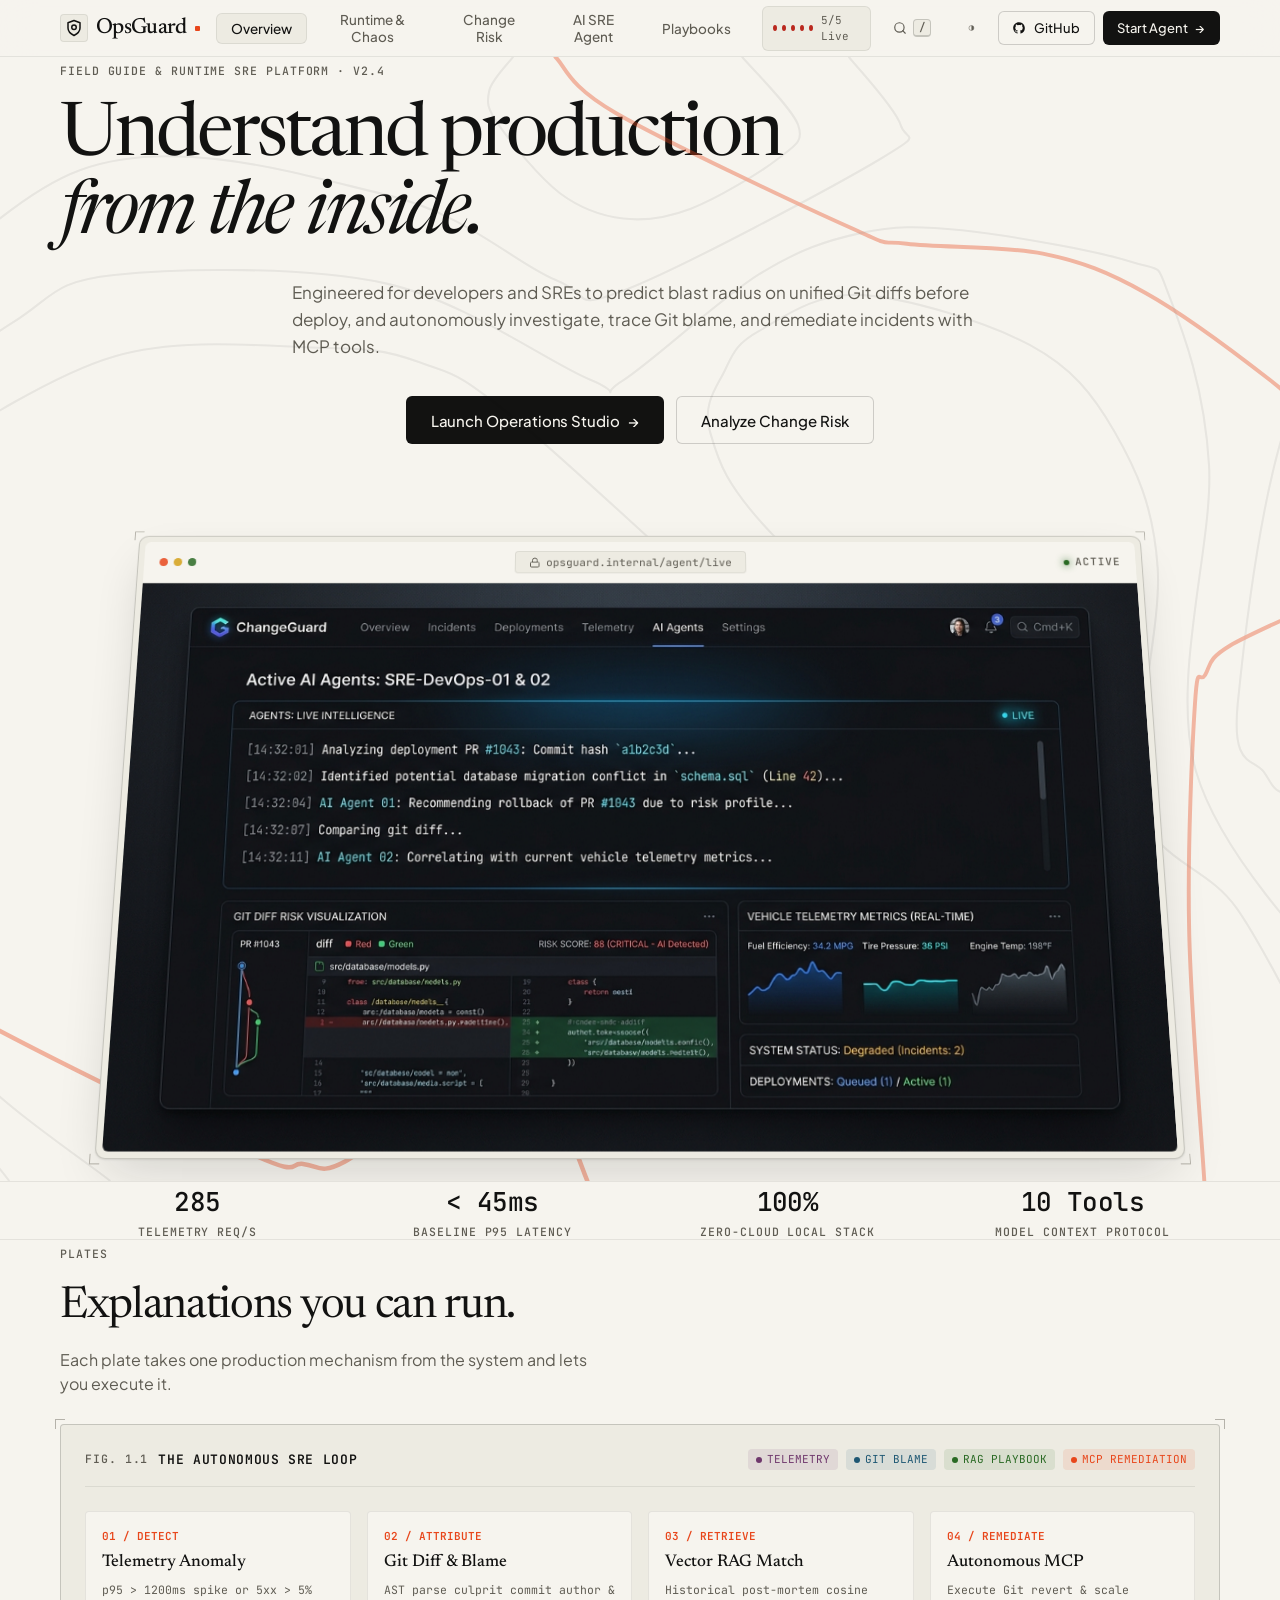
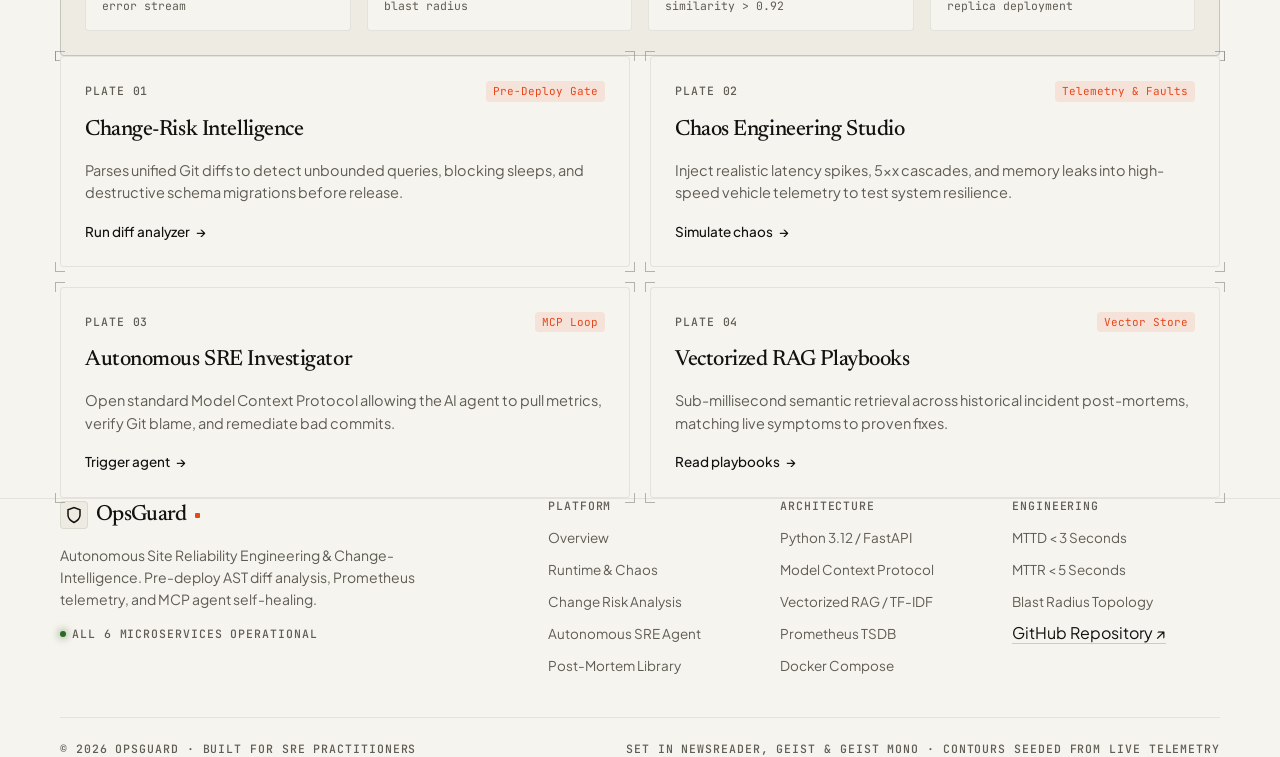
<file: dashboard/index.html>
<!DOCTYPE html>
<html lang="en" data-theme="light">
<head>
  <meta charset="UTF-8">
  <meta name="viewport" content="width=device-width, initial-scale=1.0">
  <title>OpsGuard — Autonomous SRE & Change-Intelligence Platform</title>
  <meta name="description" content="A field guide and autonomous SRE platform: pre-deploy risk scoring, blast-radius topology, and autonomous incident investigation with MCP tools and vectorized RAG playbooks.">
  <link rel="preconnect" href="https://fonts.googleapis.com">
  <link rel="preconnect" href="https://fonts.gstatic.com" crossorigin>
  <link href="https://fonts.googleapis.com/css2?family=Newsreader:ital,opsz,wght@0,6..72,400;0,6..72,500;0,6..72,600;0,6..72,700;1,6..72,400;1,6..72,600&family=Plus+Jakarta+Sans:wght@400;500;600;700&family=JetBrains+Mono:wght@400;500;600&display=swap" rel="stylesheet">
  <link rel="stylesheet" href="css/style.css?v=2.1">
</head>
<body class="bg-paper text-ink">

  <!-- ==================== HEADER (AGENT.SCAFFFOLD.COM STYLE) ==================== -->
  <header class="bar-paper">
    <div class="site-container site-header-inner">
      <!-- Brand Logo -->
      <div class="brand-group" data-tab-target="tab-home">
        <a class="brand-link" href="#home" data-tab-switch="tab-home">
          <span class="brand-logo-mark">
            <svg width="18" height="18" viewBox="0 0 24 24" fill="none" stroke="currentColor" stroke-width="2" stroke-linecap="round" stroke-linejoin="round">
              <path d="M12 22s8-4 8-10V5l-8-3-8 3v7c0 6 8 10 8 10z"></path>
              <circle cx="12" cy="11" r="3"></circle>
            </svg>
          </span>
          <span class="brand-title">OpsGuard</span>
          <span class="brand-dot" aria-hidden="true"></span>
        </a>
      </div>

      <!-- Navigation Links -->
      <nav class="site-nav" aria-label="Main Navigation">
        <button class="nav-tab nav-link active" data-tab="tab-home">Overview</button>
        <button class="nav-tab nav-link" data-tab="tab-operations">Runtime & Chaos</button>
        <button class="nav-tab nav-link" data-tab="tab-risk">Change Risk</button>
        <button class="nav-tab nav-link" data-tab="tab-agent">
          AI SRE Agent
          <span class="pill-dot-badge" id="agentIncidentBadge" style="display:none;"></span>
        </button>
        <button class="nav-tab nav-link" data-tab="tab-playbooks">Playbooks</button>
      </nav>

      <!-- Right Header Actions -->
      <div class="header-actions">
        <!-- Live Microservice Cluster Status -->
        <div class="health-cluster" title="System Microservice Health">
          <span class="health-dot dot-live" id="dotTelemetry" title="Telemetry :8000"></span>
          <span class="health-dot dot-live" id="dotRisk" title="Risk Engine :8001"></span>
          <span class="health-dot dot-live" id="dotMcp" title="MCP Server :8002"></span>
          <span class="health-dot dot-live" id="dotAgent" title="SRE Agent :8003"></span>
          <span class="health-dot dot-live" id="dotRag" title="RAG Engine :8004"></span>
          <span class="status-label">5/5 Live</span>
        </div>

        <!-- Search / Quick Filter button with shortcut badge -->
        <button type="button" class="btn btn-ghost btn-sm btn-search-shortcut" data-tab-switch="tab-risk" title="Quick Risk Search">
          <svg width="14" height="14" viewBox="0 0 24 24" fill="none" stroke="currentColor" stroke-width="2" stroke-linecap="round" stroke-linejoin="round"><circle cx="11" cy="11" r="8"></circle><line x1="21" y1="21" x2="16.65" y2="16.65"></line></svg>
          <span class="kbd">/</span>
        </button>

        <!-- Theme Toggle Button (Light/Dark Scafffold Theme) -->
        <button type="button" aria-label="Toggle dark/light theme" id="btnThemeToggle" class="btn btn-ghost btn-icon btn-sm" title="Toggle light/dark theme">
          <svg viewBox="0 0 20 20" width="16" height="16" aria-hidden="true" class="theme-toggle-glyph">
            <circle cx="10" cy="10" r="7.25" fill="none" stroke="currentColor" stroke-width="1.5"></circle>
            <path d="M10 2.75a7.25 7.25 0 0 1 0 14.5z" fill="currentColor"></path>
          </svg>
        </button>

        <!-- GitHub Link -->
        <a href="https://github.com/karambitbarrage15/opsGaurd" target="_blank" rel="noopener" class="btn btn-secondary btn-sm" aria-label="GitHub Repository">
          <svg width="14" height="14" viewBox="0 0 24 24" fill="currentColor">
            <path fill-rule="evenodd" clip-rule="evenodd" d="M12 2C6.477 2 2 6.484 2 12.017c0 4.425 2.865 8.18 6.839 9.504.5.092.682-.217.682-.483 0-.237-.008-.868-.013-1.703-2.782.605-3.369-1.343-3.369-1.343-.454-1.158-1.11-1.466-1.11-1.466-.908-.62.069-.608.069-.608 1.003.07 1.53 1.032 1.53 1.032.892 1.53 2.341 1.088 2.91.832.092-.647.35-1.088.636-1.338-2.22-.253-4.555-1.113-4.555-4.951 0-1.093.39-1.988 1.029-2.688-.103-.253-.446-1.272.098-2.65 0 0 .84-.27 2.75 1.026A9.564 9.564 0 0112 6.844c.85.004 1.705.115 2.504.337 1.909-1.296 2.747-1.027 2.747-1.027.546 1.379.202 2.398.1 2.651.64.7 1.028 1.595 1.028 2.688 0 3.848-2.339 4.695-4.566 4.943.359.309.678.92.678 1.855 0 1.338-.012 2.419-.012 2.747 0 .268.18.58.688.482A10.019 10.019 0 0022 12.017C22 6.484 17.522 2 12 2z" />
          </svg>
          <span>GitHub</span>
        </a>

        <!-- Primary Launch Button -->
        <button class="btn btn-primary btn-sm" id="btnNavLaunch">
          <span>Start Agent</span>
          <span class="btn-arrow" aria-hidden="true">→</span>
        </button>
      </div>
    </div>
  </header>

  <!-- Page Content Container -->
  <main id="main" class="flex-1">

    <!-- ==================== TAB 0: LANDING PAGE (AGENT.SCAFFFOLD STYLE) ==================== -->
    <section class="page-tab active" id="tab-home">
      <!-- Hero Section with Contour Background -->
      <div class="hero-scaffold-wrap">
        <!-- Topographic Contour Lines Background (Signature Scafffold Motif) -->
        <div class="terrain-background" aria-hidden="true">
          <svg viewBox="0 0 640 400" preserveAspectRatio="xMidYMid slice" class="terrain-map" fill="none" stroke="currentColor">
            <g class="terrain-contours" stroke-width="0.75" stroke-opacity="0.14" stroke-linecap="round" stroke-linejoin="round">
              <path d="M0.0,105.9C7.9,98.3,37.0,78.3,47.4,60.6C57.8,43.0,60.0,10.1,62.5,0.0M6.0,400.0C7.0,397.6,9.0,388.4,12.1,385.7C15.1,383.1,19.3,381.7,24.2,384.1C29.0,386.5,38.2,397.4,41.0,400.0M274.8,0.0C273.4,2.0,267.1,8.1,266.3,12.1C265.4,16.2,265.5,18.2,269.7,24.2C273.9,30.3,284.2,42.9,291.5,48.5C298.9,54.0,306.2,56.6,314.0,57.5C321.7,58.4,329.0,57.5,338.1,54.0C347.3,50.5,362.6,41.3,368.9,36.4C375.3,31.4,378.4,30.3,376.3,24.2C374.2,18.2,359.7,4.0,356.4,0.0M640.0,79.9C629.9,88.8,591.5,120.4,579.4,133.3C567.4,146.3,571.0,145.5,567.5,157.6C564.1,169.7,558.9,194.6,558.9,206.1C558.9,217.5,554.0,223.5,567.5,226.5C581.1,229.5,627.9,224.7,640.0,224.3"></path>
              <path d="M0.0,153.4C4.0,148.6,4.0,143.2,24.2,124.4C44.3,105.5,86.5,52.7,120.8,40.2C155.0,27.6,201.3,42.5,229.4,49.0C257.6,55.5,275.7,73.6,289.8,79.3C303.9,85.0,294.7,90.3,314.0,83.2C333.2,76.0,388.9,46.2,405.4,36.4C421.8,26.5,414.6,30.3,412.8,24.2C411.0,18.2,397.5,4.0,394.4,0.0M0.0,342.5C4.0,343.0,12.5,335.7,24.2,345.2C35.8,354.8,62.5,390.9,70.2,400.0M640.0,18.7C636.0,25.9,629.9,45.4,615.8,61.7C601.8,78.1,569.3,88.7,555.5,116.8C541.6,144.9,535.1,207.4,532.8,230.3C530.6,253.3,538.3,249.4,542.1,254.5C545.8,259.7,545.2,263.5,555.5,261.3C565.8,259.1,589.7,245.0,603.8,241.3C617.9,237.6,634.0,239.4,640.0,239.0"></path>
              <!-- Signature Scafffold Terracotta High-Elevation Highlight Contours -->
              <path d="M0.0,289.1C12.5,297.2,45.0,320.8,75.0,337.5C105.0,354.3,159.2,380.4,180.0,389.8C200.8,399.3,194.2,393.6,200.0,394.1C205.8,394.7,205.8,398.1,215.0,393.2C224.2,388.2,246.7,369.8,255.0,364.3C263.3,358.8,261.7,361.0,265.0,360.2C268.3,359.5,271.1,358.2,275.0,359.9C278.9,361.5,284.1,363.3,288.5,370.0C292.9,376.7,299.1,395.0,301.2,400.0" stroke="#e8461b" stroke-width="1.6" stroke-opacity="0.85"></path>
              <path d="M289.9,0.0C293.5,3.3,293.9,9.9,311.5,20.0C329.0,30.1,377.7,53.1,395.0,60.8C412.3,68.6,403.6,65.0,415.0,66.5C426.4,68.0,449.2,67.1,463.4,70.0C477.5,72.9,486.5,76.5,500.0,84.0C513.5,91.5,533.4,106.5,544.3,115.0C555.1,123.5,560.0,129.2,565.3,135.0C570.7,140.8,573.2,144.2,576.4,150.0C579.5,155.8,583.1,165.0,584.3,170.0C585.5,175.0,585.9,176.7,583.7,180.0C581.4,183.3,579.8,185.1,570.8,190.0C561.9,194.9,538.3,204.6,530.0,209.6C521.7,214.6,523.3,216.6,521.2,220.0C519.1,223.4,518.6,215.0,517.6,230.0C516.6,245.0,514.9,281.7,515.5,310.0C516.0,338.3,520.0,385.0,520.9,400.0" stroke="#e8461b" stroke-width="1.4" stroke-opacity="0.8"></path>
              <path d="M95.3,400.0C86.6,387.9,48.9,347.5,43.0,327.3C37.1,307.1,61.1,290.9,59.9,278.8C58.8,266.7,39.6,266.7,36.2,254.5C32.7,242.4,41.8,220.2,39.5,206.1C37.1,191.9,24.5,177.8,22.0,169.7C19.5,161.6,20.7,163.6,24.4,157.6C28.1,151.5,32.2,143.8,44.2,133.3C56.3,122.8,81.8,103.9,96.6,94.6C111.4,85.3,110.7,79.9,132.8,77.6C155.0,75.2,201.3,74.4,229.4,80.6C257.6,86.8,287.8,109.0,301.9,114.7C316.0,120.4,303.9,121.3,314.0,115.1C324.0,108.8,348.2,86.2,362.3,77.4C376.4,68.7,386.4,65.3,398.5,62.7C410.6,60.1,418.8,60.1,434.7,61.7C450.7,63.4,481.9,68.9,494.2,72.7C506.5,76.6,503.6,72.7,508.3,84.8C513.0,97.0,521.0,117.2,522.6,145.5C524.2,173.7,508.5,222.2,518.0,254.5C527.5,286.9,565.1,323.9,579.4,339.4C593.7,354.9,598.4,347.7,603.8,347.7C609.1,347.7,615.4,348.9,611.6,339.4C607.8,329.9,584.9,303.0,581.1,290.9C577.3,278.8,584.2,272.7,588.9,266.7C593.7,260.6,601.3,257.2,609.8,254.5C618.4,251.8,635.0,251.1,640.0,250.5"></path>
              <path d="M131.2,400.0C123.4,393.8,95.8,375.1,84.5,363.0C73.3,350.8,67.0,335.2,63.8,327.3C60.5,319.3,60.9,323.2,65.0,315.2C69.2,307.1,85.1,286.9,88.8,278.8C92.5,270.7,91.9,272.7,87.2,266.7C82.6,260.6,63.8,252.5,61.1,242.4C58.5,232.3,70.3,216.2,71.2,206.1C72.1,196.0,69.7,189.9,66.6,181.8C63.5,173.7,53.5,163.6,52.5,157.6C51.5,151.5,47.2,153.9,60.6,145.5C74.0,137.0,108.7,113.6,132.8,106.6C156.9,99.6,187.2,103.1,205.3,103.5C223.4,103.8,229.4,104.2,241.5,108.7C253.6,113.3,252.9,110.4,277.7,130.6C302.5,150.9,362.1,208.9,390.3,230.3C418.5,251.7,435.6,255.0,446.8,259.0C458.0,263.0,457.0,257.3,457.3,254.5C457.6,251.8,463.7,256.6,448.6,242.4C433.6,228.3,384.2,187.9,366.9,169.7C349.6,151.5,347.7,143.0,344.9,133.3C342.1,123.7,347.3,117.6,350.2,111.6C353.1,105.6,354.2,102.1,362.3,97.6C370.3,93.1,382.4,83.8,398.5,84.7C414.6,85.5,443.8,94.5,458.9,102.6C473.9,110.7,481.3,120.1,488.9,133.3C496.5,146.5,502.8,159.6,504.3,181.8C505.9,204.0,493.7,246.5,498.4,266.7C503.1,286.9,520.9,286.9,532.4,303.0C544.0,319.2,555.8,347.4,567.5,363.5C579.3,379.7,597.1,393.9,603.0,400.0"></path>
            </g>
          </svg>
        </div>

        <div class="site-container relative z-10 py-16 sm:py-20 text-center">
          <p class="label">Field Guide &amp; Runtime SRE Platform · v2.4</p>

          <h1 class="hero-display-title">
            Understand production<br/>
            <em>from the inside.</em>
          </h1>

          <p class="hero-lede-text">
            Engineered for developers and SREs to predict blast radius on unified Git diffs before deploy, and autonomously investigate, trace Git blame, and remediate incidents with MCP tools.
          </p>

          <div class="hero-button-row">
            <button class="btn btn-primary btn-lg" data-tab-switch="tab-operations">
              <span>Launch Operations Studio</span>
              <span class="btn-arrow" aria-hidden="true">→</span>
            </button>
            <button class="btn btn-secondary btn-lg" data-tab-switch="tab-risk">
              <span>Analyze Change Risk</span>
            </button>
          </div>

          <!-- ==================== 3D INTERACTIVE HERO MOCKUP (NODEBASE HOVER) ==================== -->
          <div class="hero-mockup-slot" id="heroMockupWrapper">
            <div class="mockup-frame crop" id="heroMockupFrame">
              <!-- Cursor Glare Sheen -->
              <div class="mockup-glare" id="mockupGlare"></div>

              <div class="mockup-top-header">
                <div class="mockup-nav-dots">
                  <span class="dot-red"></span>
                  <span class="dot-amber"></span>
                  <span class="dot-green"></span>
                </div>
                <div class="mockup-center-url">
                  <svg width="12" height="12" viewBox="0 0 24 24" fill="none" stroke="currentColor" stroke-width="2"><rect x="3" y="11" width="18" height="11" rx="2" ry="2"></rect><path d="M7 11V7a5 5 0 0 1 10 0v4"></path></svg>
                  <span>opsguard.internal/agent/live</span>
                </div>
                <div class="mockup-status-dot">
                  <span class="pulse-dot"></span>
                  <span class="label">ACTIVE</span>
                </div>
              </div>
              <div class="mockup-image-body">
                <img src="assets/hero-mockup.jpg" alt="OpsGuard Operations Console Mockup" class="mockup-visual" loading="lazy">
              </div>
            </div>
          </div>
        </div>
      </div>

      <!-- Ticker Strip -->
      <div class="rule-x">
        <div class="site-container py-8">
          <div class="stats-grid">
            <div class="stat-unit">
              <span class="stat-big">285</span>
              <span class="label">Telemetry Req/s</span>
            </div>
            <div class="stat-unit">
              <span class="stat-big">&lt; 45ms</span>
              <span class="label">Baseline p95 Latency</span>
            </div>
            <div class="stat-unit">
              <span class="stat-big">100%</span>
              <span class="label">Zero-Cloud Local Stack</span>
            </div>
            <div class="stat-unit">
              <span class="stat-big">10 Tools</span>
              <span class="label">Model Context Protocol</span>
            </div>
          </div>
        </div>
      </div>

      <!-- Plates / Feature Architecture Section (Scafffold Plates Style) -->
      <div class="rule-x">
        <div class="site-container py-16">
          <p class="label">Plates</p>
          <h2 class="section-display-title">Explanations you can run.</h2>
          <p class="section-lede">Each plate takes one production mechanism from the system and lets you execute it.</p>

          <!-- Interactive SRE Loop Plate -->
          <div class="plate-host mb-10">
            <div class="plate-interactive-frame crop">
              <div class="plate-diagram-head">
                <div class="plate-title-group">
                  <span class="label">FIG. 1.1</span>
                  <strong class="plate-diagram-title">THE AUTONOMOUS SRE LOOP</strong>
                </div>
                <div class="plate-legend">
                  <span class="legend-pill pill-plum">TELEMETRY</span>
                  <span class="legend-pill pill-sea">GIT BLAME</span>
                  <span class="legend-pill pill-good">RAG PLAYBOOK</span>
                  <span class="legend-pill pill-signal">MCP REMEDIATION</span>
                </div>
              </div>
              <div class="plate-diagram-flow">
                <div class="diagram-step-box" data-tab-switch="tab-operations" style="cursor:pointer;">
                  <span class="step-num">01 / DETECT</span>
                  <strong class="step-title">Telemetry Anomaly</strong>
                  <span class="step-meta">p95 &gt; 1200ms spike or 5xx &gt; 5% error stream</span>
                </div>
                <div class="diagram-step-box" data-tab-switch="tab-risk" style="cursor:pointer;">
                  <span class="step-num">02 / ATTRIBUTE</span>
                  <strong class="step-title">Git Diff &amp; Blame</strong>
                  <span class="step-meta">AST parse culprit commit author &amp; blast radius</span>
                </div>
                <div class="diagram-step-box" data-tab-switch="tab-playbooks" style="cursor:pointer;">
                  <span class="step-num">03 / RETRIEVE</span>
                  <strong class="step-title">Vector RAG Match</strong>
                  <span class="step-meta">Historical post-mortem cosine similarity &gt; 0.92</span>
                </div>
                <div class="diagram-step-box" data-tab-switch="tab-agent" style="cursor:pointer;">
                  <span class="step-num">04 / REMEDIATE</span>
                  <strong class="step-title">Autonomous MCP</strong>
                  <span class="step-meta">Execute Git revert &amp; scale replica deployment</span>
                </div>
              </div>
            </div>
          </div>

          <div class="plates-grid">
            <!-- Plate 01 -->
            <article class="plate-card crop" data-tab-switch="tab-risk">
              <div class="plate-head">
                <span class="label">Plate 01</span>
                <span class="plate-tag">Pre-Deploy Gate</span>
              </div>
              <h3 class="plate-title">Change-Risk Intelligence</h3>
              <p class="plate-desc">Parses unified Git diffs to detect unbounded queries, blocking sleeps, and destructive schema migrations before release.</p>
              <div class="plate-link">
                <span>Run diff analyzer</span>
                <span class="btn-arrow">→</span>
              </div>
            </article>

            <!-- Plate 02 -->
            <article class="plate-card crop" data-tab-switch="tab-operations">
              <div class="plate-head">
                <span class="label">Plate 02</span>
                <span class="plate-tag">Telemetry &amp; Faults</span>
              </div>
              <h3 class="plate-title">Chaos Engineering Studio</h3>
              <p class="plate-desc">Inject realistic latency spikes, 5xx cascades, and memory leaks into high-speed vehicle telemetry to test system resilience.</p>
              <div class="plate-link">
                <span>Simulate chaos</span>
                <span class="btn-arrow">→</span>
              </div>
            </article>

            <!-- Plate 03 -->
            <article class="plate-card crop" data-tab-switch="tab-agent">
              <div class="plate-head">
                <span class="label">Plate 03</span>
                <span class="plate-tag">MCP Loop</span>
              </div>
              <h3 class="plate-title">Autonomous SRE Investigator</h3>
              <p class="plate-desc">Open standard Model Context Protocol allowing the AI agent to pull metrics, verify Git blame, and remediate bad commits.</p>
              <div class="plate-link">
                <span>Trigger agent</span>
                <span class="btn-arrow">→</span>
              </div>
            </article>

            <!-- Plate 04 -->
            <article class="plate-card crop" data-tab-switch="tab-playbooks">
              <div class="plate-head">
                <span class="label">Plate 04</span>
                <span class="plate-tag">Vector Store</span>
              </div>
              <h3 class="plate-title">Vectorized RAG Playbooks</h3>
              <p class="plate-desc">Sub-millisecond semantic retrieval across historical incident post-mortems, matching live symptoms to proven fixes.</p>
              <div class="plate-link">
                <span>Read playbooks</span>
                <span class="btn-arrow">→</span>
              </div>
            </article>
          </div>
        </div>
      </div>
    </section>

    <!-- ==================== TAB 1: RUNTIME & CHAOS STUDIO ==================== -->
    <section class="page-tab" id="tab-operations">
      <div class="site-container py-10">
        <div class="section-head-bar">
          <div>
            <p class="label">Plate 02 / Telemetry Pipeline</p>
            <h2 class="tab-heading">Runtime Operations &amp; Chaos Studio</h2>
            <p class="section-lede">High-frequency connected vehicle telemetry pipeline with live Prometheus metrics and synthetic chaos injection.</p>
          </div>
          <div class="status-indicator-pill" id="globalStatusPill">
            <span class="indicator-dot"></span>
            <span id="globalStatusText">ALL SYSTEMS NORMAL</span>
          </div>
        </div>

        <!-- Metrics Row -->
        <div class="metrics-plate mt-8">
          <div class="metric-block">
            <span class="label">Throughput</span>
            <div class="metric-num" id="valThroughput">285 <span class="metric-unit">req/s</span></div>
            <span class="metric-sub positive" id="trendThroughput">↑ Normal Ingest</span>
          </div>
          <div class="metric-block">
            <span class="label">p95 Ingestion Latency</span>
            <div class="metric-num" id="valLatency">42 <span class="metric-unit">ms</span></div>
            <div class="progress-line">
              <div class="progress-bar" id="barLatency" style="width: 14%;"></div>
            </div>
          </div>
          <div class="metric-block">
            <span class="label">5xx Error Rate</span>
            <div class="metric-num" id="valErrorRate">0.0 <span class="metric-unit">%</span></div>
            <span class="metric-sub neutral" id="trendErrorRate">0 failures</span>
          </div>
          <div class="metric-block">
            <span class="label">Memory Allocation</span>
            <div class="metric-num" id="valMemory">142 <span class="metric-unit">MB</span></div>
            <div class="progress-line">
              <div class="progress-bar bar-plum" id="barMemory" style="width: 25%;"></div>
            </div>
          </div>
        </div>

        <!-- Split Grid: Chaos Buttons & Table -->
        <div class="split-columns mt-8">
          <!-- Left: Chaos Studio -->
          <div class="plate-box">
            <div class="box-head">
              <h3 class="box-title">Chaos Injection Console</h3>
              <span class="label">Fault Simulation</span>
            </div>
            <p class="box-desc">Inject synthetic production faults into the telemetry pipeline to observe metrics shift and test autonomous agent response.</p>

            <div class="chaos-buttons-stack">
              <button class="chaos-row-btn" id="btnChaosLatency">
                <div class="btn-info">
                  <span class="icon-wrap">
                    <svg width="18" height="18" viewBox="0 0 24 24" fill="none" stroke="currentColor" stroke-width="1.8" stroke-linecap="round" stroke-linejoin="round"><circle cx="12" cy="12" r="10"></circle><polyline points="12 6 12 12 16 14"></polyline></svg>
                  </span>
                  <div>
                    <strong>Inject Latency Spike</strong>
                    <span>+2500ms delay on vehicle event pipeline</span>
                  </div>
                </div>
                <span class="btn-action-tag">Trigger</span>
              </button>

              <button class="chaos-row-btn" id="btnChaosError">
                <div class="btn-info">
                  <span class="icon-wrap">
                    <svg width="18" height="18" viewBox="0 0 24 24" fill="none" stroke="currentColor" stroke-width="1.8" stroke-linecap="round" stroke-linejoin="round"><path d="M10.29 3.86L1.82 18a2 2 0 0 0 1.71 3h16.94a2 2 0 0 0 1.71-3L13.71 3.86a2 2 0 0 0-3.42 0z"></path><line x1="12" y1="9" x2="12" y2="13"></line><line x1="12" y1="17" x2="12.01" y2="17"></line></svg>
                  </span>
                  <div>
                    <strong>Inject 50% Error Rate</strong>
                    <span>Simulate 500 Internal Server Error cascade</span>
                  </div>
                </div>
                <span class="btn-action-tag">Trigger</span>
              </button>

              <button class="chaos-row-btn" id="btnChaosMemory">
                <div class="btn-info">
                  <span class="icon-wrap">
                    <svg width="18" height="18" viewBox="0 0 24 24" fill="none" stroke="currentColor" stroke-width="1.8" stroke-linecap="round" stroke-linejoin="round"><polygon points="12 2 2 7 12 12 22 7 12 2"></polygon><polyline points="2 17 12 22 22 17"></polyline><polyline points="2 12 12 17 22 12"></polyline></svg>
                  </span>
                  <div>
                    <strong>Inject Memory Leak</strong>
                    <span>Allocate +150MB unmanaged coordinate buffer</span>
                  </div>
                </div>
                <span class="btn-action-tag">Trigger</span>
              </button>

              <button class="chaos-row-btn btn-reset" id="btnChaosReset">
                <div class="btn-info">
                  <span class="icon-wrap">
                    <svg width="18" height="18" viewBox="0 0 24 24" fill="none" stroke="currentColor" stroke-width="1.8" stroke-linecap="round" stroke-linejoin="round"><polyline points="23 4 23 10 17 10"></polyline><path d="M20.49 15a9 9 0 1 1-2.12-9.36L23 10"></path></svg>
                  </span>
                  <div>
                    <strong>Reset All Faults</strong>
                    <span>Restore healthy baseline parameters</span>
                  </div>
                </div>
                <span class="btn-action-tag">Reset</span>
              </button>
            </div>

            <div class="box-footer-meta">
              <span class="label">STATE: <strong id="activeChaosState">Baseline Healthy</strong></span>
              <span class="label">FAULTS INJECTED: <strong id="chaosIncidentCount">0</strong></span>
            </div>
          </div>

          <!-- Right: Live Fleet Table -->
          <div class="plate-box">
            <div class="box-head">
              <h3 class="box-title">Connected Fleet Telemetry Stream</h3>
              <span class="label"><span class="pulse-dot"></span> LIVE 2s</span>
            </div>
            <p class="box-desc">Continuous high-frequency ingestion stream from California &amp; Nevada connected vehicle fleets.</p>

            <div class="table-wrap">
              <table class="scaffold-table">
                <thead>
                  <tr>
                    <th>VIN</th>
                    <th>Fleet</th>
                    <th>Speed</th>
                    <th>Battery</th>
                    <th>Firmware</th>
                    <th>Latency</th>
                  </tr>
                </thead>
                <tbody id="telemetryBody">
                  <!-- Dynamically populated -->
                </tbody>
              </table>
            </div>
          </div>
        </div>
      </div>
    </section>

    <!-- ==================== TAB 2: PRE-DEPLOY CHANGE RISK ==================== -->
    <section class="page-tab" id="tab-risk">
      <div class="site-container py-10">
        <div class="section-head-bar">
          <div>
            <p class="label">Plate 01 / Pre-Deploy Gate</p>
            <h2 class="tab-heading">Change-Risk &amp; Blast Radius Engine</h2>
            <p class="section-lede">Automated PR blast-radius prediction, code pattern heuristics, and deployment safety scoring.</p>
          </div>
        </div>

        <div class="split-columns mt-8">
          <!-- Left: Input & Diff -->
          <div class="plate-box">
            <div class="box-head">
              <h3 class="box-title">Pull Request Diff Input</h3>
              <span class="label">AST &amp; Diff Parser</span>
            </div>

            <div class="scenario-pills">
              <span class="label">Scenarios (7):</span>
              <button type="button" class="pill-btn active" id="btnSampleQuery" onclick="loadSample('unbounded_query', true); setActivePill('btnSampleQuery');">Unbounded Query &amp; Sleep</button>
              <button type="button" class="pill-btn" id="btnSampleMemory" onclick="loadSample('memory_leak_buffer', true); setActivePill('btnSampleMemory');">Memory Buffer Leak</button>
              <button type="button" class="pill-btn" id="btnSampleSecrets" onclick="loadSample('hardcoded_secrets', true); setActivePill('btnSampleSecrets');">API Key &amp; No SSL</button>
              <button type="button" class="pill-btn" id="btnSampleMigration" onclick="loadSample('destructive_migration', true); setActivePill('btnSampleMigration');">Destructive Table Drop</button>
              <button type="button" class="pill-btn" id="btnSampleTimeout" onclick="loadSample('missing_timeout', true); setActivePill('btnSampleTimeout');">Missing Timeout</button>
              <button type="button" class="pill-btn" id="btnSamplePagination" onclick="loadSample('safe_feature_pagination', true); setActivePill('btnSamplePagination');">Optimized Feature</button>
              <button type="button" class="pill-btn" id="btnSampleDocs" onclick="loadSample('safe_docs', true); setActivePill('btnSampleDocs');">Safe Documentation</button>
            </div>

            <div class="form-group">
              <label class="label" for="commitMessageInput">Commit Message</label>
              <input type="text" id="commitMessageInput" value="feat(telemetry): add batch historical vehicle lookups" class="scaffold-input">
            </div>

            <div class="form-group">
              <label class="label" for="diffTextInput">Git Unified Diff</label>
              <textarea id="diffTextInput" rows="12" class="scaffold-textarea" placeholder="Paste unified diff here..."></textarea>
            </div>

            <button class="btn btn-primary btn-block" id="btnAnalyzeRisk">
              <svg width="15" height="15" viewBox="0 0 24 24" fill="none" stroke="currentColor" stroke-width="2" stroke-linecap="round" stroke-linejoin="round"><path d="M12 22s8-4 8-10V5l-8-3-8 3v7c0 6 8 10 8 10z"></path><path d="M9 12l2 2 4-4"></path></svg>
              <span>Run AI Change-Risk Analysis</span>
            </button>
          </div>

          <!-- Right: Safety Report -->
          <div class="plate-box">
            <div class="box-head">
              <h3 class="box-title">Safety Assessment Report</h3>
              <span class="tier-tag" id="riskTierBadge">AWAITING INPUT</span>
            </div>

            <div class="risk-summary-card">
              <div class="gauge-holder">
                <svg viewBox="0 0 100 100" class="gauge-circle">
                  <circle class="gauge-bg" cx="50" cy="50" r="42"></circle>
                  <circle class="gauge-val" id="circleFill" cx="50" cy="50" r="42"></circle>
                </svg>
                <div class="gauge-center" id="riskScoreNumber">--</div>
              </div>
              <div class="gauge-text">
                <h4 id="approvalStatusTitle" class="status-title">Analysis Ready</h4>
                <p id="approvalStatusDesc" class="status-desc">Submit a code diff to evaluate blast radius, schema migrations, and deployment risks.</p>
                <div class="canary-chip" id="canaryStrategyBox" style="display:none;">
                  <span class="label">Canary:</span>
                  <strong id="canaryStrategyVal">Standard Rolling</strong>
                </div>
              </div>
            </div>

            <div class="report-section">
              <span class="label">Identified Risk Factors</span>
              <div class="factors-list" id="factorsList">
                <div class="muted-note">Select a scenario or paste a diff to run analysis.</div>
              </div>
            </div>

            <div class="report-section">
              <span class="label">Blast Radius &amp; Affected Services</span>
              <div class="service-tags-wrap" id="affectedServicesList">
                <!-- Dynamically populated -->
              </div>
            </div>

            <div class="report-section">
              <span class="label">Safety Recommendations</span>
              <ul class="recommendation-list" id="recommendationsList">
                <!-- Dynamically populated -->
              </ul>
            </div>
          </div>
        </div>
      </div>
    </section>

    <!-- ==================== TAB 3: AUTONOMOUS AI SRE AGENT ==================== -->
    <section class="page-tab" id="tab-agent">
      <div class="site-container py-10">
        <div class="section-head-bar">
          <div>
            <p class="label">Plate 03 / Model Context Protocol</p>
            <h2 class="tab-heading">Autonomous AI SRE Incident Investigator</h2>
            <p class="section-lede">Model Context Protocol (MCP) live diagnostic loop correlated with vectorized RAG incident playbooks.</p>
          </div>
          <button class="btn btn-primary alert-btn" id="btnTriggerInvestigation">
            <svg width="15" height="15" viewBox="0 0 24 24" fill="none" stroke="currentColor" stroke-width="2" stroke-linecap="round" stroke-linejoin="round"><circle cx="12" cy="12" r="10"></circle><line x1="12" y1="8" x2="12" y2="12"></line><line x1="12" y1="16" x2="12.01" y2="16"></line></svg>
            <span>Trigger Autonomous Investigation</span>
          </button>
        </div>

        <div class="split-columns mt-8">
          <!-- Left: Live Thought Stream -->
          <div class="plate-box">
            <div class="box-head">
              <h3 class="box-title">Agent Thought Stream &amp; Tool Execution</h3>
              <span class="label">MCP Protocol</span>
            </div>
            <p class="box-desc">Step-by-step reasoning chain as the agent probes metrics, pulls logs, inspects commits, and matches playbooks.</p>

            <div class="scaffold-terminal" id="agentTerminal">
              <div class="term-line sys">&gt; OpsGuard SRE Agent initialized. Watching telemetry metrics and Prometheus alerts.</div>
              <div class="term-line idle">&gt; Ready. Inject chaos in Tab 1, or click "Trigger Autonomous Investigation" above.</div>
            </div>
          </div>

          <!-- Right: Root Cause Analysis & Remediation -->
          <div class="plate-box">
            <div class="box-head">
              <h3 class="box-title">Root Cause Analysis &amp; Remediation</h3>
              <span class="tier-tag" id="rcaStatusBadge">NO ACTIVE INCIDENT</span>
            </div>

            <div class="empty-state-card" id="rcaEmptyState">
              <svg width="44" height="44" viewBox="0 0 24 24" fill="none" stroke="currentColor" stroke-width="1.2" stroke-linecap="round" stroke-linejoin="round" class="empty-icon">
                <rect x="4" y="4" width="16" height="16" rx="2"></rect>
                <line x1="8" y1="9" x2="16" y2="9"></line>
                <line x1="8" y1="13" x2="14" y2="13"></line>
                <line x1="8" y1="17" x2="11" y2="17"></line>
              </svg>
              <p>No active investigation. When degradation occurs, the AI agent will autonomously query MCP tools, correlate logs and Git commits, match historical playbooks, and formulate remediation here.</p>
            </div>

            <div class="rca-card-content" id="rcaContent" style="display:none;">
              <div class="rca-row">
                <span class="label">Incident Identification</span>
                <div class="incident-code" id="rcaIncidentMeta"><span class="badge-p1">P1</span> INC-20261030</div>
              </div>

              <div class="rca-row">
                <span class="label">Primary Root Cause</span>
                <div class="cause-text-box" id="rcaPrimaryCause">Synchronous blocking latency injected on telemetry request pipeline.</div>
              </div>

              <div class="rca-row">
                <span class="label">RAG Historical Playbook Match</span>
                <div class="rag-result-box" id="rcaRagBox">
                  <div class="rag-title-row">
                    <strong id="rcaRagTitle">P1: Latency Degradation in California Fleet</strong>
                    <span class="confidence-tag" id="rcaRagConfidence">94% Match</span>
                  </div>
                  <p id="rcaRagRemediation">Rollback Git revision and verify worker thread normalization.</p>
                </div>
              </div>

              <div class="rca-row">
                <span class="label">Remediation Action</span>
                <div class="proposal-text" id="rcaRollbackProposal">
                  <span>Proposed Action: Automated GitOps Rollback to revision <code>v2.4.0-stable</code></span>
                </div>
              </div>

              <!-- Rollback Button -->
              <button class="btn btn-primary btn-block btn-rollback" id="btnApproveRollback">
                <svg width="15" height="15" viewBox="0 0 24 24" fill="none" stroke="currentColor" stroke-width="2" stroke-linecap="round" stroke-linejoin="round"><polyline points="9 14 4 9 9 4"></polyline><path d="M20 20v-7a4 4 0 0 0-4-4H4"></path></svg>
                <span>Approve &amp; Execute GitOps Rollback</span>
              </button>

              <!-- Recovery Verified Banner -->
              <div class="recovery-toast" id="recoveryBox" style="display:none;">
                <svg width="20" height="20" viewBox="0 0 24 24" fill="none" stroke="currentColor" stroke-width="2" stroke-linecap="round" stroke-linejoin="round"><path d="M22 11.08V12a10 10 0 1 1-5.93-9.14"></path><polyline points="22 4 12 14.01 9 11.01"></polyline></svg>
                <div>
                  <strong>Recovery Verified!</strong>
                  <p id="recoveryDetails">Service latency restored to &lt; 50ms, error rate 0.0%, all health checks green.</p>
                </div>
              </div>
            </div>
          </div>
        </div>
      </div>
    </section>

    <!-- ==================== TAB 4: HISTORICAL INCIDENT PLAYBOOKS ==================== -->
    <section class="page-tab" id="tab-playbooks">
      <div class="site-container py-10">
        <div class="section-head-bar">
          <div>
            <p class="label">Plate 04 / Knowledge Base</p>
            <h2 class="tab-heading">Historical Incident Post-Mortems</h2>
            <p class="section-lede">Curated post-mortems indexed into the RAG vector store for instant agent similarity matching.</p>
          </div>
          <span class="label">8 Indexed Documents</span>
        </div>

        <div class="playbooks-grid mt-8" id="kbGrid">
          <!-- Dynamically populated from /rag/postmortems -->
        </div>
      </div>
    </section>

  </main>

  <!-- ==================== FOOTER (AGENT.SCAFFFOLD STYLE) ==================== -->
  <footer class="rule-x mt-32">
    <div class="site-container py-12">
      <div class="footer-layout">
        <div class="footer-brand-side">
          <div class="brand-link">
            <span class="brand-logo-mark">
              <svg width="18" height="18" viewBox="0 0 24 24" fill="none" stroke="currentColor" stroke-width="2"><path d="M12 22s8-4 8-10V5l-8-3-8 3v7c0 6 8 10 8 10z"></path></svg>
            </span>
            <span class="brand-title">OpsGuard</span>
            <span class="brand-dot" aria-hidden="true"></span>
          </div>
          <p class="footer-mission">
            Autonomous Site Reliability Engineering &amp; Change-Intelligence. Pre-deploy AST diff analysis, Prometheus telemetry, and MCP agent self-healing.
          </p>
          <div class="status-pill-small">
            <span class="pulse-dot"></span>
            <span class="label">All 6 Microservices Operational</span>
          </div>
        </div>

        <div class="footer-columns">
          <div class="footer-col">
            <span class="label">Platform</span>
            <ul class="footer-list">
              <li><button class="footer-btn" data-tab-switch="tab-home">Overview</button></li>
              <li><button class="footer-btn" data-tab-switch="tab-operations">Runtime &amp; Chaos</button></li>
              <li><button class="footer-btn" data-tab-switch="tab-risk">Change Risk Analysis</button></li>
              <li><button class="footer-btn" data-tab-switch="tab-agent">Autonomous SRE Agent</button></li>
              <li><button class="footer-btn" data-tab-switch="tab-playbooks">Post-Mortem Library</button></li>
            </ul>
          </div>

          <div class="footer-col">
            <span class="label">Architecture</span>
            <ul class="footer-list">
              <li><span>Python 3.12 / FastAPI</span></li>
              <li><span>Model Context Protocol</span></li>
              <li><span>Vectorized RAG / TF-IDF</span></li>
              <li><span>Prometheus TSDB</span></li>
              <li><span>Docker Compose</span></li>
            </ul>
          </div>

          <div class="footer-col">
            <span class="label">Engineering</span>
            <ul class="footer-list">
              <li><span>MTTD &lt; 3 Seconds</span></li>
              <li><span>MTTR &lt; 5 Seconds</span></li>
              <li><span>Blast Radius Topology</span></li>
              <li><a href="https://github.com/karambitbarrage15/opsGaurd" target="_blank" rel="noopener" class="link">GitHub Repository ↗</a></li>
            </ul>
          </div>
        </div>
      </div>

      <div class="footer-rule-bottom">
        <p class="label">© 2026 OPSGUARD · BUILT FOR SRE PRACTITIONERS</p>
        <p class="label" style="text-transform:uppercase;">SET IN NEWSREADER, GEIST &amp; GEIST MONO · CONTOURS SEEDED FROM LIVE TELEMETRY</p>
      </div>
    </div>
  </footer>

  <!-- Scripts with cache buster -->
  <script src="js/app.js?v=2.1"></script>
  <script src="js/metrics.js?v=2.1"></script>
  <script src="js/risk_panel.js?v=2.1"></script>
  <script src="js/agent_stream.js?v=2.1"></script>
</body>
</html>
</file>
<file: dashboard/css/style.css>
/* -------------------------------------------------------------
   OpsGuard — Agent YAP / Scafffold.com Design System
   Warm Paper-and-Ink Editorial Theme · Newsreader Typography · Topographic Motifs
------------------------------------------------------------- */

:root {
  /* Fonts */
  --font-serif: 'Newsreader', 'Iowan Old Style', Georgia, serif;
  --font-sans: 'Plus Jakarta Sans', -apple-system, BlinkMacSystemFont, sans-serif;
  --font-mono: 'JetBrains Mono', ui-monospace, Menlo, Consolas, monospace;

  /* Scafffold Signature Palette (Warm Paper-and-Ink Light Mode Default) */
  --color-paper: #f6f4ee;
  --color-paper-2: #edebe2;
  --color-paper-3: #e4e2d8;
  --color-paper-subtle: #dbd8cd;
  --color-paper-bar: rgba(246, 244, 238, 0.92);

  --color-ink: #121211;
  --color-ink-2: #5f5c53;
  --color-ink-3: #8a877d;

  --color-rule: rgba(18, 18, 17, 0.08);
  --color-rule-strong: rgba(18, 18, 17, 0.18);

  /* Scafffold Terracotta & System Accents */
  --color-signal: #e8461b;
  --color-signal-ink: #b4330e;
  --color-signal-soft: rgba(232, 70, 27, 0.1);

  --color-good: #2a6a24;
  --color-good-soft: rgba(42, 106, 36, 0.1);

  --color-bad: #ba281e;
  --color-bad-soft: rgba(186, 40, 30, 0.1);

  --color-sea: #1d5773;
  --color-sea-soft: rgba(29, 87, 115, 0.1);

  --color-plum: #6f376c;
  --color-plum-soft: rgba(111, 55, 108, 0.1);

  --color-amber: #b2820a;
  --color-amber-soft: rgba(178, 130, 10, 0.1);

  --radius-xs: 4px;
  --radius-sm: 6px;
  --radius-md: 10px;
  --radius-full: 9999px;

  --shadow-mockup: 0 20px 48px -12px rgba(18, 18, 17, 0.16), 0 1px 2px rgba(18, 18, 17, 0.08);

  --ease-out: cubic-bezier(0.22, 1, 0.36, 1);
}

[data-theme="dark"] {
  /* Scafffold Night Mode Palette */
  --color-paper: #121211;
  --color-paper-2: #191918;
  --color-paper-3: #222220;
  --color-paper-subtle: #2b2b28;
  --color-paper-bar: rgba(18, 18, 17, 0.92);

  --color-ink: #f5f3ec;
  --color-ink-2: #9e9a8f;
  --color-ink-3: #6e6b62;

  --color-rule: rgba(245, 243, 236, 0.1);
  --color-rule-strong: rgba(245, 243, 236, 0.22);

  --color-signal: #e8461b;
  --color-signal-ink: #ff6842;
  --color-signal-soft: rgba(232, 70, 27, 0.18);

  --color-good: #4ba838;
  --color-good-soft: rgba(75, 168, 56, 0.15);

  --color-bad: #e24a42;
  --color-bad-soft: rgba(226, 74, 66, 0.18);

  --color-sea: #4295bd;
  --color-sea-soft: rgba(66, 149, 189, 0.18);

  --color-plum: #b26ab0;
  --color-plum-soft: rgba(178, 106, 176, 0.18);

  --color-amber: #e6b229;
  --color-amber-soft: rgba(230, 178, 41, 0.18);

  --shadow-mockup: 0 24px 60px -15px rgba(0, 0, 0, 0.85), 0 0 50px -10px rgba(232, 70, 27, 0.12);
}

* {
  box-sizing: border-box;
  margin: 0;
  padding: 0;
}

body {
  background-color: var(--color-paper);
  color: var(--color-ink);
  font-family: var(--font-sans);
  min-height: 100vh;
  line-height: 1.5;
  overflow-x: hidden;
  -webkit-font-smoothing: antialiased;
  transition: background-color 0.25s ease, color 0.25s ease;
}

/* ---------------- EDITORIAL HELPERS ---------------- */
.site-container {
  width: 100%;
  max-width: 1240px;
  margin-inline: auto;
  padding-inline: clamp(16px, 4vw, 40px);
}

.rule-x {
  border-top: 1px solid var(--color-rule);
}

.label {
  font-family: var(--font-mono);
  letter-spacing: 0.08em;
  text-transform: uppercase;
  color: var(--color-ink-2);
  font-variant-numeric: tabular-nums;
  font-size: 11.5px;
  font-weight: 500;
  line-height: 1.3;
  display: inline-block;
}

.kbd {
  border: 1px solid var(--color-rule-strong);
  border-radius: var(--radius-xs);
  background: var(--color-paper-2);
  min-width: 1.6em;
  height: 1.6em;
  color: var(--color-ink-2);
  font: 500 11px/1 var(--font-mono);
  border-bottom-width: 2px;
  display: inline-flex;
  align-items: center;
  justify-content: center;
  padding: 0 0.4em;
}

/* ---------------- CROP MARKS (ARCHITECTURAL DRAFTING MOTIF) ---------------- */
.crop {
  --crop-color: var(--color-ink-3);
  --crop-len: 10px;
  --crop-gap: -6px;
  position: relative;
}

.crop:before {
  content: "";
  position: absolute;
  inset: var(--crop-gap);
  pointer-events: none;
  background:
    linear-gradient(var(--crop-color), var(--crop-color)) top left / var(--crop-len) 1px no-repeat,
    linear-gradient(var(--crop-color), var(--crop-color)) top left / 1px var(--crop-len) no-repeat,
    linear-gradient(var(--crop-color), var(--crop-color)) top right / var(--crop-len) 1px no-repeat,
    linear-gradient(var(--crop-color), var(--crop-color)) top right / 1px var(--crop-len) no-repeat,
    linear-gradient(var(--crop-color), var(--crop-color)) bottom left / var(--crop-len) 1px no-repeat,
    linear-gradient(var(--crop-color), var(--crop-color)) bottom left / 1px var(--crop-len) no-repeat,
    linear-gradient(var(--crop-color), var(--crop-color)) bottom right / var(--crop-len) 1px no-repeat,
    linear-gradient(var(--crop-color), var(--crop-color)) bottom right / 1px var(--crop-len) no-repeat;
  opacity: 0.6;
}

/* ---------------- BUTTONS (SCAFFFOLD STYLE) ---------------- */
.btn {
  border-radius: var(--radius-sm);
  height: 2.5rem;
  font-family: var(--font-sans);
  letter-spacing: -0.005em;
  white-space: nowrap;
  cursor: pointer;
  user-select: none;
  transition: background-color 0.15s var(--ease-out), color 0.15s var(--ease-out), border-color 0.15s var(--ease-out), transform 0.15s var(--ease-out);
  border: 1px solid transparent;
  display: inline-flex;
  align-items: center;
  justify-content: center;
  gap: 0.5rem;
  padding: 0 1rem;
  font-size: 14px;
  font-weight: 500;
  line-height: 1;
  text-decoration: none;
}

.btn:active { transform: scale(0.98); }
.btn:disabled { opacity: 0.45; cursor: not-allowed; transform: none; }

.btn-primary {
  background: var(--color-ink);
  color: var(--color-paper);
}

.btn-primary:hover {
  opacity: 0.92;
  transform: translateY(-1px);
}

.btn-secondary {
  border: 1px solid var(--color-rule-strong);
  color: var(--color-ink);
  background: var(--color-paper);
}

.btn-secondary:hover {
  background: var(--color-paper-2);
  border-color: var(--color-ink);
}

.btn-ghost {
  color: var(--color-ink-2);
  background: transparent;
}

.btn-ghost:hover {
  color: var(--color-ink);
  background: var(--color-paper-2);
}

.btn-icon {
  width: 2.25rem;
  height: 2.25rem;
  padding: 0;
  border-radius: var(--radius-sm);
}

.theme-toggle-glyph {
  transition: transform 0.3s var(--ease-out);
}

.btn-icon:hover .theme-toggle-glyph {
  transform: rotate(30deg);
}

.btn-sm {
  height: 2.1rem;
  padding: 0 0.85rem;
  font-size: 13px;
}

.btn-lg {
  height: 3rem;
  padding: 0 1.5rem;
  font-size: 15px;
}

.btn-block {
  width: 100%;
}

.btn-arrow {
  display: inline-block;
  transition: transform 0.2s var(--ease-out);
}

.btn:hover .btn-arrow {
  transform: translateX(3px);
}

.link {
  color: var(--color-ink);
  text-decoration-line: underline;
  text-decoration-color: var(--color-rule-strong);
  text-underline-offset: 0.22em;
  transition: text-decoration-color 0.15s var(--ease-out), color 0.15s var(--ease-out);
}

.link:hover {
  color: var(--color-signal);
  text-decoration-color: var(--color-signal);
}

/* ---------------- HEADER (BAR-PAPER STICKY) ---------------- */
.bar-paper {
  background: var(--color-paper-bar);
  backdrop-filter: blur(16px);
  -webkit-backdrop-filter: blur(16px);
  transition: background-color 0.25s ease;
  position: sticky;
  top: 0;
  z-index: 50;
  border-bottom: 1px solid var(--color-rule);
}

.site-header-inner {
  display: flex;
  height: 3.5rem;
  align-items: center;
  justify-content: space-between;
  gap: 1rem;
}

.brand-group {
  display: flex;
  align-items: center;
}

.brand-link {
  display: inline-flex;
  align-items: center;
  gap: 8px;
  text-decoration: none;
  color: var(--color-ink);
}

.brand-logo-mark {
  display: flex;
  align-items: center;
  justify-content: center;
  width: 28px;
  height: 28px;
  border-radius: var(--radius-xs);
  background: var(--color-paper-2);
  border: 1px solid var(--color-rule);
  color: var(--color-ink);
}

.brand-title {
  font-family: var(--font-serif);
  font-size: 22px;
  font-weight: 500;
  letter-spacing: -0.03em;
  color: var(--color-ink);
}

.brand-dot {
  width: 5px;
  height: 5px;
  background: var(--color-signal);
  border-radius: 1px;
}

.site-nav {
  display: flex;
  align-items: center;
  gap: 2px;
}

.nav-tab {
  background: transparent;
  border: 1px solid transparent;
  color: var(--color-ink-2);
  font-family: var(--font-sans);
  font-size: 13.5px;
  font-weight: 500;
  padding: 6px 14px;
  border-radius: var(--radius-sm);
  cursor: pointer;
  transition: all 0.15s var(--ease-out);
}

.nav-tab:hover {
  color: var(--color-ink);
  background: var(--color-paper-2);
}

.nav-tab.active {
  color: var(--color-ink);
  background: var(--color-paper-2);
  border-color: var(--color-rule);
}

.pill-dot-badge {
  width: 6px;
  height: 6px;
  border-radius: 50%;
  background: var(--color-signal);
  display: inline-block;
  margin-left: 4px;
}

.header-actions {
  display: flex;
  align-items: center;
  gap: 8px;
}

.health-cluster {
  display: flex;
  align-items: center;
  gap: 5px;
  padding: 5px 10px;
  background: var(--color-paper-2);
  border: 1px solid var(--color-rule);
  border-radius: var(--radius-sm);
}

.health-dot {
  width: 6px;
  height: 6px;
  border-radius: 50%;
  background: var(--color-good);
}

.health-dot.dot-critical {
  background: var(--color-bad);
}

.status-label {
  font-family: var(--font-mono);
  font-size: 11px;
  color: var(--color-ink-2);
  margin-left: 3px;
}

.btn-search-shortcut {
  display: flex;
  align-items: center;
  gap: 6px;
}

/* ---------------- TABS SWITCHING ---------------- */
.page-tab {
  display: none;
}

.page-tab.active {
  display: block;
  animation: tabFadeIn 0.25s var(--ease-out);
}

@keyframes tabFadeIn {
  from { opacity: 0; transform: translateY(6px); }
  to { opacity: 1; transform: translateY(0); }
}

/* ---------------- HERO (AGENT.SCAFFFOLD STYLE) ---------------- */
.hero-scaffold-wrap {
  position: relative;
  overflow: hidden;
}

.terrain-background {
  position: absolute;
  inset: 0;
  pointer-events: none;
  opacity: 0.45;
  color: var(--color-ink);
  overflow: hidden;
}

.terrain-map {
  width: 100%;
  height: 100%;
}

.hero-display-title {
  font-family: var(--font-serif);
  font-size: clamp(38px, 5.8vw, 76px);
  line-height: 1.05;
  font-weight: 400;
  letter-spacing: -0.04em;
  color: var(--color-ink);
  margin-top: 18px;
}

.hero-display-title em {
  font-style: italic;
  font-family: var(--font-serif);
  color: var(--color-ink);
}

.hero-lede-text {
  font-size: 17px;
  line-height: 1.6;
  color: var(--color-ink-2);
  max-width: 58ch;
  margin: 24px auto 36px auto;
  font-weight: 400;
}

.hero-button-row {
  display: flex;
  align-items: center;
  justify-content: center;
  gap: 12px;
  margin-bottom: 56px;
}

/* ==================== 3D INTERACTIVE HERO MOCKUP (NODEBASE HOVER) ==================== */
.hero-mockup-slot {
  max-width: 1060px;
  margin: 0 auto;
  perspective: 1400px;
  padding: 12px 0 24px 0;
}

.mockup-frame {
  position: relative;
  background: var(--color-paper-2);
  border: 1px solid var(--color-rule-strong);
  border-radius: var(--radius-md);
  padding: 6px;
  transform-style: preserve-3d;
  transform: rotateX(11deg) scale(0.985);
  transform-origin: center center;
  transition: transform 0.45s cubic-bezier(0.16, 1, 0.3, 1), box-shadow 0.45s ease, border-color 0.3s ease;
  box-shadow: var(--shadow-mockup);
  will-change: transform, box-shadow;
}

.mockup-frame:hover {
  border-color: var(--color-signal);
  box-shadow: var(--shadow-mockup);
}

.mockup-glare {
  position: absolute;
  inset: 0;
  pointer-events: none;
  z-index: 10;
  border-radius: inherit;
  opacity: 0;
  transition: opacity 0.3s ease;
}

.mockup-top-header {
  display: flex;
  align-items: center;
  justify-content: space-between;
  padding: 10px 16px;
  background: var(--color-paper);
  border-bottom: 1px solid var(--color-rule);
  border-radius: var(--radius-sm) var(--radius-sm) 0 0;
}

.mockup-nav-dots {
  display: flex;
  gap: 6px;
}

.mockup-nav-dots span {
  width: 9px;
  height: 9px;
  border-radius: 50%;
  display: inline-block;
}

.dot-red { background: #e8461b; opacity: 0.85; }
.dot-amber { background: #d4a017; opacity: 0.85; }
.dot-green { background: #2a6a24; opacity: 0.85; }

.mockup-center-url {
  display: flex;
  align-items: center;
  gap: 6px;
  font-family: var(--font-mono);
  font-size: 11.5px;
  color: var(--color-ink-2);
  background: var(--color-paper-2);
  padding: 3px 14px;
  border-radius: var(--radius-xs);
  border: 1px solid var(--color-rule);
}

.mockup-status-dot {
  display: flex;
  align-items: center;
  gap: 6px;
}

.pulse-dot {
  width: 6px;
  height: 6px;
  border-radius: 50%;
  background: var(--color-good);
  box-shadow: 0 0 8px var(--color-good);
}

.mockup-image-body {
  border-radius: 0 0 var(--radius-sm) var(--radius-sm);
  overflow: hidden;
  background: var(--color-paper);
}

.mockup-visual {
  width: 100%;
  height: auto;
  display: block;
}

/* ---------------- STATS TICKER STRIP ---------------- */
.stats-grid {
  display: grid;
  grid-template-columns: repeat(4, 1fr);
  gap: 20px;
  text-align: center;
}

.stat-unit {
  display: flex;
  flex-direction: column;
  align-items: center;
  gap: 4px;
}

.stat-big {
  font-family: var(--font-mono);
  font-size: 26px;
  font-weight: 500;
  color: var(--color-ink);
  letter-spacing: -0.02em;
}

/* ---------------- PLATES / FEATURES GRID (SCAFFFOLD STYLE) ---------------- */
.section-display-title {
  font-family: var(--font-serif);
  font-size: clamp(30px, 4vw, 44px);
  font-weight: 400;
  letter-spacing: -0.03em;
  color: var(--color-ink);
  margin-top: 10px;
}

.section-lede {
  font-size: 16px;
  color: var(--color-ink-2);
  max-width: 44ch;
  margin-top: 8px;
}

/* Interactive Plate Frame */
.plate-host {
  margin-top: 28px;
}

.plate-interactive-frame {
  background: var(--color-paper-2);
  border: 1px solid var(--color-rule-strong);
  border-radius: var(--radius-xs);
  padding: 24px;
  position: relative;
}

.plate-diagram-head {
  display: flex;
  justify-content: space-between;
  align-items: center;
  flex-wrap: wrap;
  gap: 12px;
  padding-bottom: 16px;
  border-bottom: 1px solid var(--color-rule);
}

.plate-title-group {
  display: flex;
  align-items: center;
  gap: 10px;
}

.plate-diagram-title {
  font-family: var(--font-mono);
  font-size: 13px;
  font-weight: 600;
  letter-spacing: 0.05em;
  color: var(--color-ink);
}

.plate-legend {
  display: flex;
  align-items: center;
  gap: 8px;
  flex-wrap: wrap;
}

.legend-pill {
  font-family: var(--font-mono);
  font-size: 11px;
  padding: 2px 8px;
  border-radius: var(--radius-xs);
  display: inline-flex;
  align-items: center;
  gap: 5px;
}

.legend-pill::before {
  content: "";
  width: 6px;
  height: 6px;
  border-radius: 50%;
  background: currentColor;
}

.pill-plum { background: var(--color-plum-soft); color: var(--color-plum); }
.pill-sea { background: var(--color-sea-soft); color: var(--color-sea); }
.pill-good { background: var(--color-good-soft); color: var(--color-good); }
.pill-signal { background: var(--color-signal-soft); color: var(--color-signal); }

.plate-diagram-flow {
  display: grid;
  grid-template-columns: repeat(4, 1fr);
  gap: 16px;
  margin-top: 24px;
}

.diagram-step-box {
  background: var(--color-paper);
  border: 1px solid var(--color-rule);
  padding: 16px;
  border-radius: var(--radius-xs);
  display: flex;
  flex-direction: column;
  gap: 6px;
  position: relative;
  transition: all 0.2s var(--ease-out);
}

.diagram-step-box:hover {
  border-color: var(--color-signal);
  transform: translateY(-2px);
}

.step-num {
  font-family: var(--font-mono);
  font-size: 11px;
  color: var(--color-signal);
  font-weight: 600;
}

.step-title {
  font-family: var(--font-serif);
  font-size: 17px;
  color: var(--color-ink);
  font-weight: 500;
}

.step-meta {
  font-family: var(--font-mono);
  font-size: 11.5px;
  color: var(--color-ink-2);
  line-height: 1.4;
}

.plates-grid {
  display: grid;
  grid-template-columns: repeat(2, 1fr);
  gap: 20px;
}

.plate-card {
  background: var(--color-paper);
  border: 1px solid var(--color-rule);
  padding: 24px;
  border-radius: var(--radius-xs);
  cursor: pointer;
  transition: all 0.2s var(--ease-out);
  display: flex;
  flex-direction: column;
  gap: 12px;
}

.plate-card:hover {
  background: var(--color-paper-2);
  border-color: var(--color-rule-strong);
  transform: translateY(-2px);
}

.plate-head {
  display: flex;
  justify-content: space-between;
  align-items: center;
}

.plate-tag {
  font-family: var(--font-mono);
  font-size: 11px;
  color: var(--color-signal);
  background: var(--color-signal-soft);
  padding: 2px 7px;
  border-radius: var(--radius-xs);
}

.plate-title {
  font-family: var(--font-serif);
  font-size: 22px;
  font-weight: 500;
  color: var(--color-ink);
  letter-spacing: -0.02em;
}

.plate-desc {
  font-size: 14.5px;
  line-height: 1.55;
  color: var(--color-ink-2);
  flex-grow: 1;
}

.plate-link {
  display: flex;
  align-items: center;
  gap: 6px;
  font-size: 13.5px;
  font-weight: 500;
  color: var(--color-ink);
  margin-top: 6px;
}

/* ---------------- INNER TAB STRUCTURES ---------------- */
.section-head-bar {
  display: flex;
  justify-content: space-between;
  align-items: flex-end;
  border-bottom: 1px solid var(--color-rule);
  padding-bottom: 20px;
}

.tab-heading {
  font-family: var(--font-serif);
  font-size: 32px;
  font-weight: 500;
  color: var(--color-ink);
  letter-spacing: -0.025em;
  margin-top: 6px;
}

.status-indicator-pill {
  display: flex;
  align-items: center;
  gap: 8px;
  padding: 5px 12px;
  border-radius: var(--radius-xs);
  font-family: var(--font-mono);
  font-size: 11px;
  font-weight: 500;
  background: var(--color-good-soft);
  border: 1px solid var(--color-good);
  color: var(--color-good);
}

.indicator-dot {
  width: 6px;
  height: 6px;
  border-radius: 50%;
  background: currentColor;
}

/* Metrics Plate */
.metrics-plate {
  display: grid;
  grid-template-columns: repeat(4, 1fr);
  background: var(--color-paper-2);
  border: 1px solid var(--color-rule);
  border-radius: var(--radius-xs);
}

.metric-block {
  padding: 20px;
  border-right: 1px solid var(--color-rule);
  display: flex;
  flex-direction: column;
  gap: 6px;
}

.metric-block:last-child {
  border-right: none;
}

.metric-num {
  font-family: var(--font-mono);
  font-size: 24px;
  font-weight: 600;
  color: var(--color-ink);
}

.metric-unit {
  font-size: 13px;
  font-weight: 400;
  color: var(--color-ink-2);
}

.metric-sub {
  font-size: 12px;
}
.metric-sub.positive { color: var(--color-good); }
.metric-sub.neutral { color: var(--color-ink-3); }

.progress-line {
  height: 3px;
  background: var(--color-paper-3);
  border-radius: 1px;
  overflow: hidden;
  margin-top: 4px;
}

.progress-bar {
  height: 100%;
  background: var(--color-signal);
}
.progress-bar.bar-plum { background: var(--color-sea); }

/* Split Columns */
.split-columns {
  display: grid;
  grid-template-columns: 1fr 1fr;
  gap: 20px;
}

.plate-box {
  background: var(--color-paper-2);
  border: 1px solid var(--color-rule);
  border-radius: var(--radius-xs);
  padding: 24px;
  display: flex;
  flex-direction: column;
}

.box-head {
  display: flex;
  justify-content: space-between;
  align-items: center;
  margin-bottom: 8px;
}

.box-title {
  font-family: var(--font-serif);
  font-size: 20px;
  font-weight: 500;
  color: var(--color-ink);
}

.box-desc {
  font-size: 14px;
  color: var(--color-ink-2);
  line-height: 1.5;
  margin-bottom: 20px;
}

/* Chaos Action Buttons */
.chaos-buttons-stack {
  display: flex;
  flex-direction: column;
  gap: 10px;
}

.chaos-row-btn {
  display: flex;
  align-items: center;
  justify-content: space-between;
  padding: 14px 16px;
  background: var(--color-paper);
  border: 1px solid var(--color-rule);
  border-radius: var(--radius-xs);
  cursor: pointer;
  transition: all 0.15s var(--ease-out);
  text-align: left;
}

.chaos-row-btn:hover {
  background: var(--color-paper-3);
  border-color: var(--color-rule-strong);
  transform: translateX(2px);
}

.btn-info {
  display: flex;
  align-items: center;
  gap: 12px;
}

.icon-wrap {
  width: 34px;
  height: 34px;
  border-radius: var(--radius-xs);
  background: var(--color-paper-2);
  border: 1px solid var(--color-rule);
  display: flex;
  align-items: center;
  justify-content: center;
  color: var(--color-ink);
}

.btn-info strong {
  display: block;
  font-size: 14px;
  font-weight: 500;
  color: var(--color-ink);
}

.btn-info span {
  display: block;
  font-size: 12px;
  color: var(--color-ink-2);
}

.btn-action-tag {
  font-family: var(--font-mono);
  font-size: 11px;
  font-weight: 500;
  padding: 3px 8px;
  border-radius: var(--radius-xs);
  background: var(--color-paper-2);
  border: 1px solid var(--color-rule);
  color: var(--color-ink-2);
}

.chaos-row-btn:hover .btn-action-tag {
  background: var(--color-ink);
  color: var(--color-paper);
}

.btn-reset .icon-wrap { color: var(--color-good); }

.box-footer-meta {
  display: flex;
  justify-content: space-between;
  padding-top: 18px;
  margin-top: 18px;
  border-top: 1px solid var(--color-rule);
}

/* Scafffold Tables */
.table-wrap {
  overflow-x: auto;
}

.scaffold-table {
  width: 100%;
  border-collapse: collapse;
  font-size: 13.5px;
}

.scaffold-table th {
  text-align: left;
  padding: 8px 12px;
  font-family: var(--font-mono);
  font-size: 11px;
  font-weight: 500;
  letter-spacing: 0.06em;
  text-transform: uppercase;
  color: var(--color-ink-2);
  border-bottom: 1px solid var(--color-rule);
}

.scaffold-table td {
  padding: 10px 12px;
  border-bottom: 1px solid var(--color-rule);
  font-family: var(--font-mono);
  color: var(--color-ink-2);
}

.scaffold-table tr:hover td {
  background: var(--color-paper-3);
  color: var(--color-ink);
}

/* Scenario Pills & Inputs */
.scenario-pills {
  display: flex;
  align-items: center;
  flex-wrap: wrap;
  gap: 8px;
  margin-bottom: 18px;
}

.scenario-pills .label {
  flex-shrink: 0;
  margin-right: 4px;
}

.pill-btn {
  background: transparent;
  border: 1px solid var(--color-rule);
  color: var(--color-ink-2);
  font-family: var(--font-sans);
  font-size: 12.5px;
  padding: 6px 12px;
  border-radius: var(--radius-xs);
  cursor: pointer;
  white-space: nowrap;
  display: inline-flex;
  align-items: center;
  justify-content: center;
  line-height: 1.3;
  flex-shrink: 0;
  transition: all 0.15s ease;
}

.pill-btn:hover {
  background: var(--color-paper-3);
  color: var(--color-ink);
}

.pill-btn.active {
  background: var(--color-paper);
  border-color: var(--color-rule-strong);
  color: var(--color-ink);
}

.form-group {
  margin-bottom: 14px;
}

.form-group .label {
  margin-bottom: 6px;
  display: block;
}

.scaffold-input, .scaffold-textarea {
  width: 100%;
  background: var(--color-paper);
  border: 1px solid var(--color-rule);
  border-radius: var(--radius-xs);
  padding: 8px 12px;
  color: var(--color-ink);
  font-family: var(--font-mono);
  font-size: 13px;
  outline: none;
  transition: border-color 0.15s;
}

.scaffold-input:focus, .scaffold-textarea:focus {
  border-color: var(--color-rule-strong);
}

/* Risk Gauge & Reports */
.tier-tag {
  font-family: var(--font-mono);
  font-size: 11px;
  font-weight: 500;
  padding: 3px 8px;
  border-radius: var(--radius-xs);
  background: var(--color-paper);
  border: 1px solid var(--color-rule);
  color: var(--color-ink-2);
}

.risk-summary-card {
  display: flex;
  align-items: center;
  gap: 20px;
  padding-bottom: 20px;
  border-bottom: 1px solid var(--color-rule);
  margin-bottom: 18px;
}

.gauge-holder {
  position: relative;
  width: 82px;
  height: 82px;
  flex-shrink: 0;
}

.gauge-circle {
  transform: rotate(-90deg);
  width: 100%;
  height: 100%;
}

.gauge-bg {
  fill: none;
  stroke: var(--color-paper-3);
  stroke-width: 8;
}

.gauge-val {
  fill: none;
  stroke: var(--color-good);
  stroke-width: 8;
  stroke-dasharray: 264;
  stroke-dashoffset: 264;
  transition: stroke-dashoffset 0.8s ease, stroke 0.3s;
}

.gauge-center {
  position: absolute;
  inset: 0;
  display: flex;
  align-items: center;
  justify-content: center;
  font-family: var(--font-mono);
  font-size: 20px;
  font-weight: 600;
  color: var(--color-ink);
}

.status-title {
  font-family: var(--font-serif);
  font-size: 18px;
  font-weight: 500;
  color: var(--color-ink);
  margin-bottom: 4px;
}

.status-desc {
  font-size: 13.5px;
  color: var(--color-ink-2);
  line-height: 1.45;
}

.canary-chip {
  display: inline-block;
  margin-top: 6px;
  font-family: var(--font-mono);
  font-size: 11.5px;
  color: var(--color-signal);
  background: var(--color-signal-soft);
  padding: 2px 7px;
  border-radius: var(--radius-xs);
}

.report-section {
  margin-bottom: 16px;
}

.report-section .label {
  margin-bottom: 6px;
  display: block;
}

.factors-list {
  display: flex;
  flex-direction: column;
  gap: 6px;
}

.factor-item {
  display: flex;
  justify-content: space-between;
  padding: 6px 10px;
  background: var(--color-paper);
  border: 1px solid var(--color-rule);
  border-radius: var(--radius-xs);
  font-size: 13px;
  color: var(--color-ink-2);
}

.factor-weight {
  font-family: var(--font-mono);
  color: var(--color-amber);
}

.service-tags-wrap {
  display: flex;
  flex-wrap: wrap;
  gap: 6px;
}

.service-pill {
  font-family: var(--font-mono);
  font-size: 12px;
  padding: 2px 8px;
  background: var(--color-paper);
  border: 1px solid var(--color-rule);
  border-radius: var(--radius-xs);
  color: var(--color-ink-2);
}

.recommendation-list {
  list-style: none;
  display: flex;
  flex-direction: column;
  gap: 5px;
}

.recommendation-list li {
  font-size: 13.5px;
  color: var(--color-ink-2);
  line-height: 1.4;
  position: relative;
  padding-left: 14px;
}

.recommendation-list li::before {
  content: "—";
  position: absolute;
  left: 0;
  color: var(--color-signal);
}

/* Terminal & AI Agent */
.alert-btn {
  background: var(--color-signal);
  color: #ffffff;
}

.alert-btn:hover {
  background: var(--color-signal-ink);
}

.scaffold-terminal {
  background: #111110;
  border: 1px solid var(--color-rule-strong);
  border-radius: var(--radius-xs);
  padding: 16px;
  height: 380px;
  overflow-y: auto;
  font-family: var(--font-mono);
  font-size: 12.5px;
  display: flex;
  flex-direction: column;
  gap: 8px;
  color: #f5f3ec;
}

.term-line {
  line-height: 1.5;
  color: #9e9a8f;
}

.term-line.sys { color: #4295bd; }
.term-line.idle { color: #6e6b62; }
.term-line.tool { color: #e6b229; }
.term-line.alert { color: var(--color-signal); font-weight: 500; }
.term-line.success { color: #4ba838; }

.empty-state-card {
  display: flex;
  flex-direction: column;
  align-items: center;
  justify-content: center;
  text-align: center;
  height: 380px;
  color: var(--color-ink-3);
  font-size: 14px;
  padding: 24px;
}

.empty-icon {
  margin-bottom: 12px;
  opacity: 0.4;
}

.rca-card-content {
  display: flex;
  flex-direction: column;
  gap: 14px;
}

.rca-row {
  display: flex;
  flex-direction: column;
  gap: 4px;
}

.incident-code {
  display: flex;
  align-items: center;
  gap: 6px;
  font-family: var(--font-mono);
  font-size: 15px;
  font-weight: 600;
  color: var(--color-ink);
}

.badge-p1 {
  background: var(--color-signal);
  color: #fff;
  font-size: 10px;
  padding: 1px 5px;
  border-radius: 2px;
}

.cause-text-box {
  padding: 10px 12px;
  background: var(--color-bad-soft);
  border: 1px solid var(--color-bad);
  border-radius: var(--radius-xs);
  color: var(--color-ink);
  font-size: 13.5px;
  line-height: 1.45;
}

.rag-result-box {
  padding: 10px 12px;
  background: var(--color-paper);
  border: 1px solid var(--color-rule);
  border-radius: var(--radius-xs);
}

.rag-title-row {
  display: flex;
  justify-content: space-between;
  align-items: center;
  margin-bottom: 4px;
}

.rag-title-row strong {
  font-size: 14px;
  color: var(--color-ink);
}

.confidence-tag {
  font-family: var(--font-mono);
  font-size: 11px;
  padding: 1px 5px;
  border-radius: 2px;
  background: var(--color-sea-soft);
  color: var(--color-sea);
}

.rag-result-box p {
  font-size: 12.5px;
  color: var(--color-ink-2);
}

.proposal-text {
  font-size: 13.5px;
  color: var(--color-ink-2);
}

.proposal-text code {
  font-family: var(--font-mono);
  color: var(--color-signal);
}

.btn-rollback {
  background: var(--color-good);
  color: #ffffff;
  font-weight: 600;
  height: 2.75rem;
}

.btn-rollback:hover {
  opacity: 0.92;
}

.recovery-toast {
  display: flex;
  align-items: center;
  gap: 12px;
  padding: 12px 14px;
  background: var(--color-good-soft);
  border: 1px solid var(--color-good);
  border-radius: var(--radius-xs);
  color: var(--color-good);
}

.recovery-toast p {
  font-size: 12.5px;
  color: var(--color-ink-2);
  margin-top: 2px;
}

/* Playbooks Grid */
.playbooks-grid {
  display: grid;
  grid-template-columns: repeat(2, 1fr);
  gap: 16px;
}

.playbook-flat-card {
  background: var(--color-paper-2);
  border: 1px solid var(--color-rule);
  padding: 20px;
  border-radius: var(--radius-xs);
  transition: all 0.15s ease;
}

.playbook-flat-card:hover {
  background: var(--color-paper-3);
  border-color: var(--color-rule-strong);
}

.playbook-card-head {
  display: flex;
  justify-content: space-between;
  align-items: flex-start;
  margin-bottom: 6px;
}

.playbook-card-head strong {
  font-family: var(--font-serif);
  font-size: 17px;
  color: var(--color-ink);
}

.playbook-flat-card p {
  font-size: 13px;
  color: var(--color-ink-2);
  line-height: 1.45;
}

/* ---------------- FOOTER (AGENT.SCAFFFOLD STYLE) ---------------- */
.footer-layout {
  display: grid;
  grid-template-columns: 2fr 3fr;
  gap: 40px;
  margin-bottom: 40px;
}

.footer-brand-side {
  display: flex;
  flex-direction: column;
  gap: 12px;
}

.footer-mission {
  font-size: 14px;
  color: var(--color-ink-2);
  line-height: 1.6;
  max-width: 38ch;
}

.status-pill-small {
  display: inline-flex;
  align-items: center;
  gap: 6px;
  margin-top: 4px;
}

.footer-columns {
  display: grid;
  grid-template-columns: repeat(3, 1fr);
  gap: 24px;
}

.footer-col .label {
  margin-bottom: 12px;
  display: block;
}

.footer-list {
  list-style: none;
  display: flex;
  flex-direction: column;
  gap: 8px;
}

.footer-list span, .footer-btn {
  font-size: 13.5px;
  color: var(--color-ink-2);
  text-decoration: none;
}

.footer-btn {
  background: none;
  border: none;
  cursor: pointer;
  padding: 0;
  text-align: left;
  font-family: var(--font-sans);
  transition: color 0.15s;
}

.footer-btn:hover, .footer-list a:hover {
  color: var(--color-ink);
}

.footer-rule-bottom {
  display: flex;
  justify-content: space-between;
  align-items: center;
  padding-top: 24px;
  border-top: 1px solid var(--color-rule);
}

.badges-row {
  display: flex;
  gap: 6px;
}

/* Responsive */
@media (max-width: 1024px) {
  .plates-grid, .metrics-plate, .plate-diagram-flow { grid-template-columns: repeat(2, 1fr); }
  .split-columns, .playbooks-grid, .footer-layout { grid-template-columns: 1fr; }
  .metric-block { border-right: none; border-bottom: 1px solid var(--color-rule); }
}

@media (max-width: 768px) {
  .site-nav { display: none; }
  .stats-grid, .plate-diagram-flow { grid-template-columns: 1fr; }
  .footer-columns { grid-template-columns: 1fr; }
  .footer-rule-bottom { flex-direction: column; gap: 12px; text-align: center; }
}
</file>
